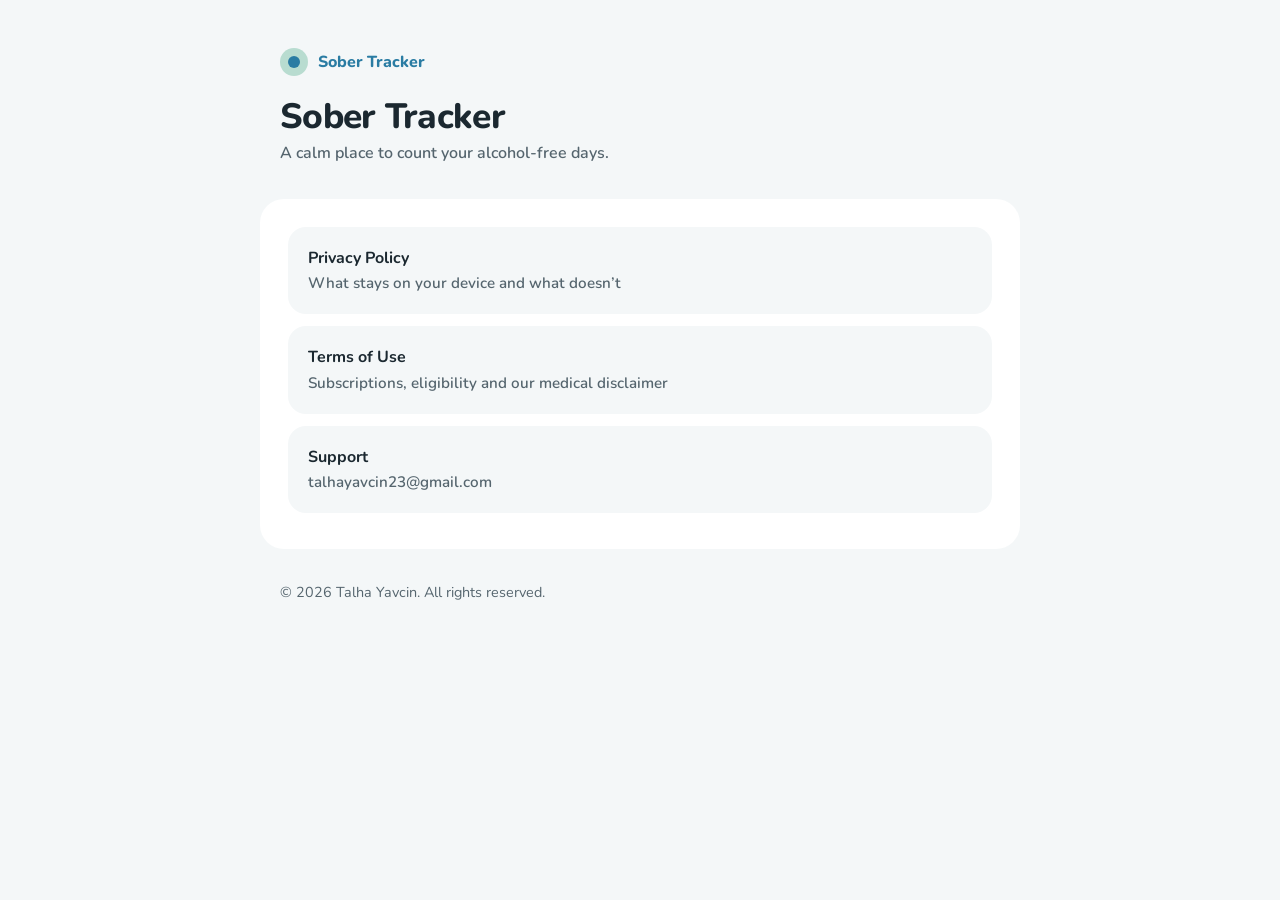
<file: docs/index.html>
<!DOCTYPE html>
<html lang="en">
<head>
  <meta charset="UTF-8">
  <meta name="viewport" content="width=device-width, initial-scale=1">
  <title>Sober Tracker</title>
  <link rel="preconnect" href="https://fonts.googleapis.com">
  <link rel="preconnect" href="https://fonts.gstatic.com" crossorigin>
  <link href="https://fonts.googleapis.com/css2?family=Nunito:wght@400;600;700;800&display=swap" rel="stylesheet">
  <link rel="stylesheet" href="style.css">
</head>
<body>
  <header>
    <a class="brand" href="./"><span class="brand-mark"></span>Sober Tracker</a>
    <h1>Sober Tracker</h1>
    <p class="updated">A calm place to count your alcohol-free days.</p>
  </header>

  <main>
    <div class="links">
      <a href="privacy.html">Privacy Policy<span>What stays on your device and what doesn’t</span></a>
      <a href="terms.html">Terms of Use<span>Subscriptions, eligibility and our medical disclaimer</span></a>
      <a href="mailto:talhayavcin23@gmail.com">Support<span>talhayavcin23@gmail.com</span></a>
    </div>
  </main>

  <footer>
    &copy; 2026 Talha Yavcin. All rights reserved.
  </footer>
</body>
</html>
</file>
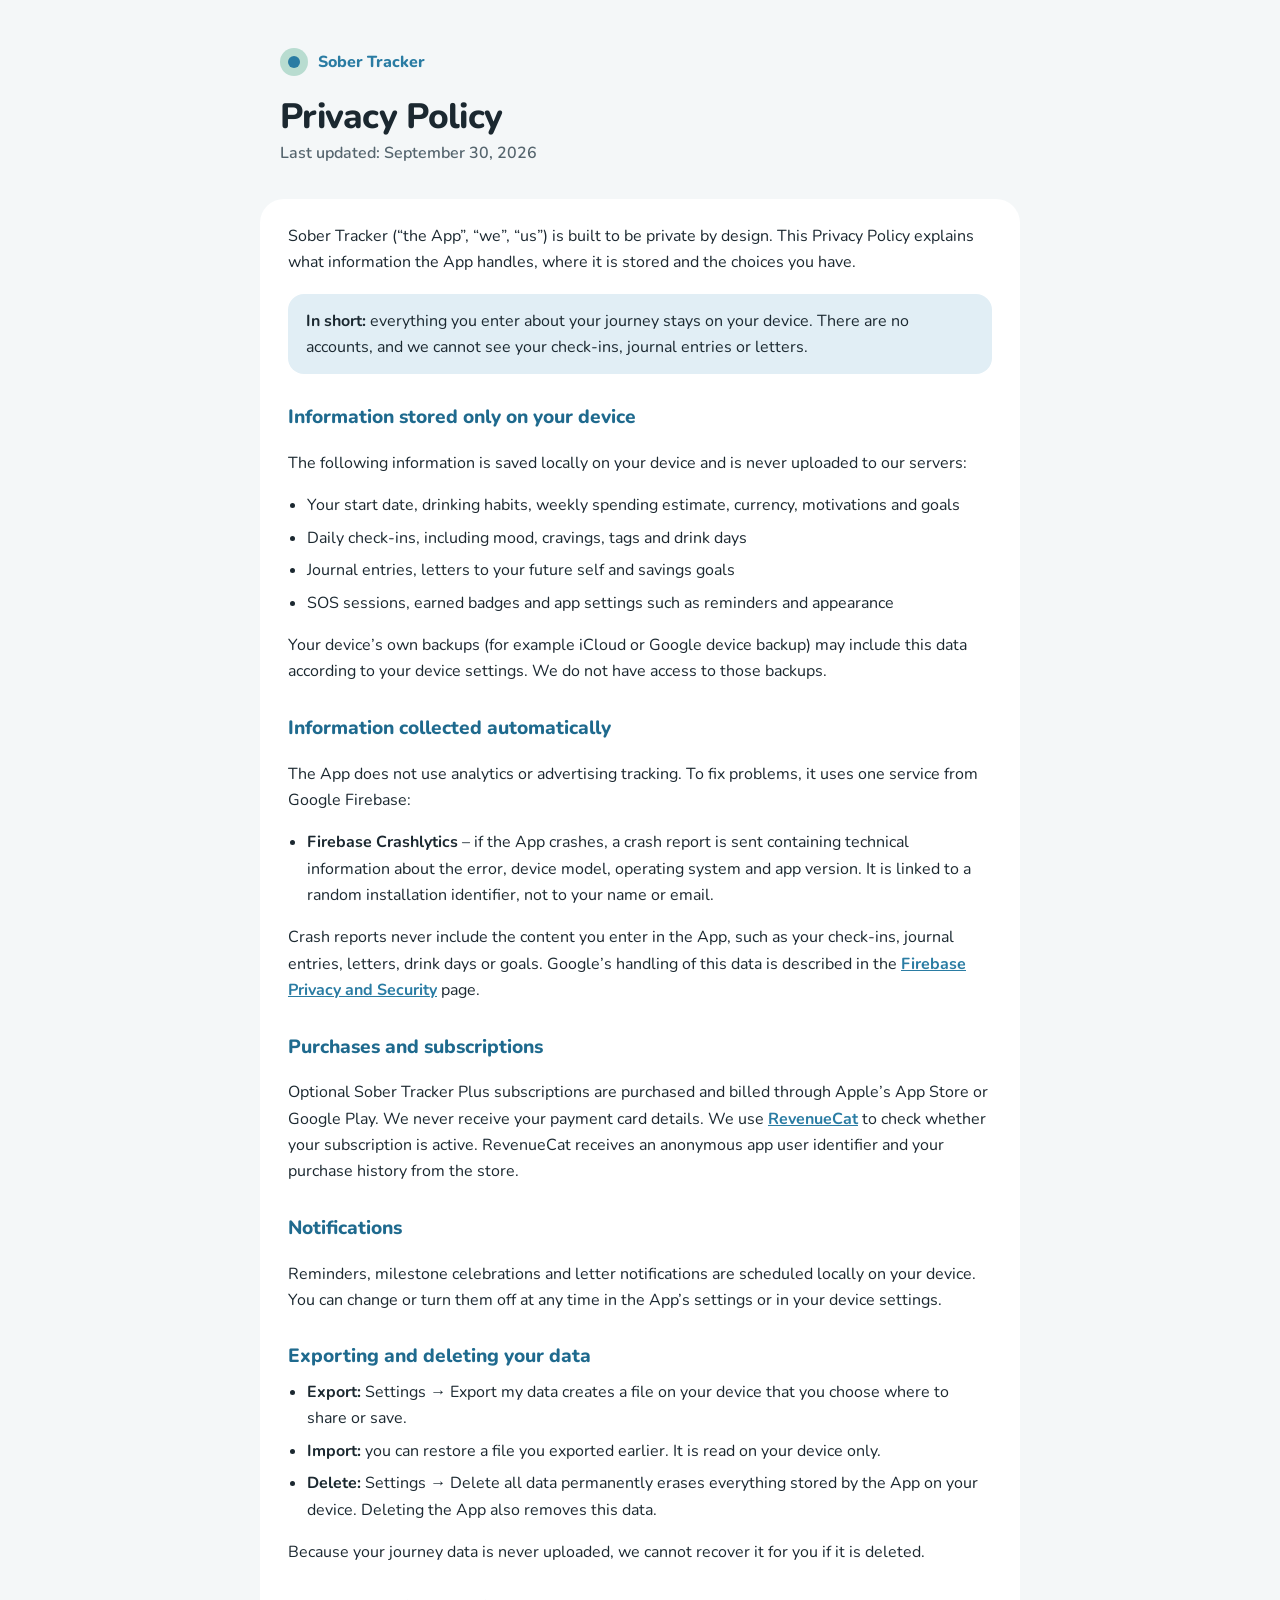
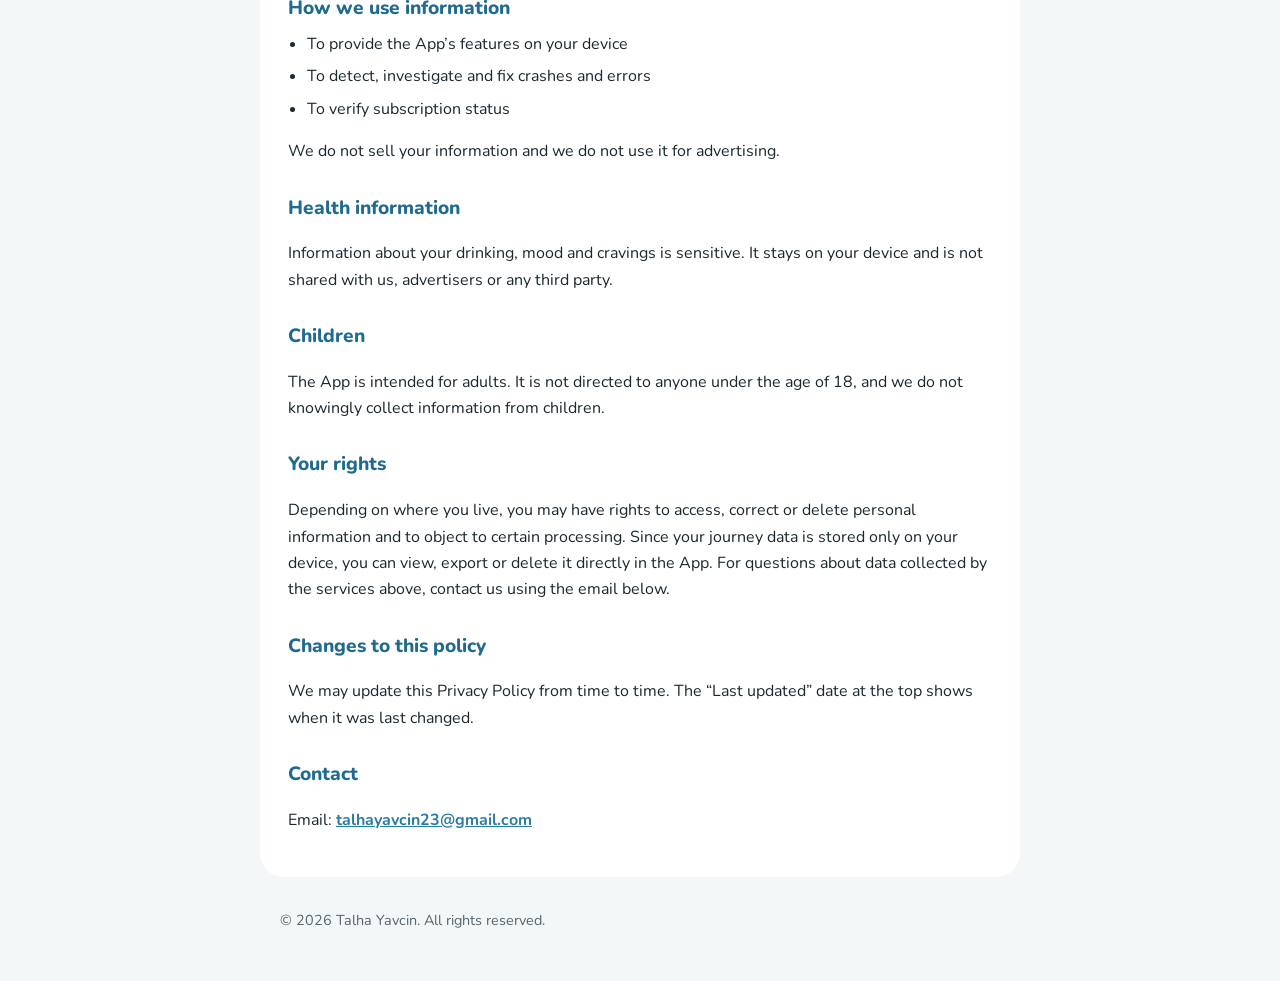
<file: docs/privacy.html>
<!DOCTYPE html>
<html lang="en">
<head>
  <meta charset="UTF-8">
  <meta name="viewport" content="width=device-width, initial-scale=1">
  <title>Sober Tracker - Privacy Policy</title>
  <link rel="preconnect" href="https://fonts.googleapis.com">
  <link rel="preconnect" href="https://fonts.gstatic.com" crossorigin>
  <link href="https://fonts.googleapis.com/css2?family=Nunito:wght@400;600;700;800&display=swap" rel="stylesheet">
  <link rel="stylesheet" href="style.css">
</head>
<body>
  <header>
    <a class="brand" href="./"><span class="brand-mark"></span>Sober Tracker</a>
    <h1>Privacy Policy</h1>
    <p class="updated">Last updated: September 30, 2026</p>
  </header>

  <main>
    <p>Sober Tracker (“the App”, “we”, “us”) is built to be private by design. This Privacy Policy explains what information the App handles, where it is stored and the choices you have.</p>

    <div class="note">
      <strong>In short:</strong> everything you enter about your journey stays on your device. There are no accounts, and we cannot see your check-ins, journal entries or letters.
    </div>

    <h2>Information stored only on your device</h2>
    <p>The following information is saved locally on your device and is never uploaded to our servers:</p>
    <ul>
      <li>Your start date, drinking habits, weekly spending estimate, currency, motivations and goals</li>
      <li>Daily check-ins, including mood, cravings, tags and drink days</li>
      <li>Journal entries, letters to your future self and savings goals</li>
      <li>SOS sessions, earned badges and app settings such as reminders and appearance</li>
    </ul>
    <p>Your device’s own backups (for example iCloud or Google device backup) may include this data according to your device settings. We do not have access to those backups.</p>

    <h2>Information collected automatically</h2>
    <p>The App does not use analytics or advertising tracking. To fix problems, it uses one service from Google Firebase:</p>
    <ul>
      <li><strong>Firebase Crashlytics</strong> – if the App crashes, a crash report is sent containing technical information about the error, device model, operating system and app version. It is linked to a random installation identifier, not to your name or email.</li>
    </ul>
    <p>Crash reports never include the content you enter in the App, such as your check-ins, journal entries, letters, drink days or goals. Google’s handling of this data is described in the <a href="https://firebase.google.com/support/privacy" target="_blank" rel="noopener">Firebase Privacy and Security</a> page.</p>

    <h2>Purchases and subscriptions</h2>
    <p>Optional Sober Tracker Plus subscriptions are purchased and billed through Apple’s App Store or Google Play. We never receive your payment card details. We use <a href="https://www.revenuecat.com/privacy" target="_blank" rel="noopener">RevenueCat</a> to check whether your subscription is active. RevenueCat receives an anonymous app user identifier and your purchase history from the store.</p>

    <h2>Notifications</h2>
    <p>Reminders, milestone celebrations and letter notifications are scheduled locally on your device. You can change or turn them off at any time in the App’s settings or in your device settings.</p>

    <h2>Exporting and deleting your data</h2>
    <ul>
      <li><strong>Export:</strong> Settings → Export my data creates a file on your device that you choose where to share or save.</li>
      <li><strong>Import:</strong> you can restore a file you exported earlier. It is read on your device only.</li>
      <li><strong>Delete:</strong> Settings → Delete all data permanently erases everything stored by the App on your device. Deleting the App also removes this data.</li>
    </ul>
    <p>Because your journey data is never uploaded, we cannot recover it for you if it is deleted.</p>

    <h2>How we use information</h2>
    <ul>
      <li>To provide the App’s features on your device</li>
      <li>To detect, investigate and fix crashes and errors</li>
      <li>To verify subscription status</li>
    </ul>
    <p>We do not sell your information and we do not use it for advertising.</p>

    <h2>Health information</h2>
    <p>Information about your drinking, mood and cravings is sensitive. It stays on your device and is not shared with us, advertisers or any third party.</p>

    <h2>Children</h2>
    <p>The App is intended for adults. It is not directed to anyone under the age of 18, and we do not knowingly collect information from children.</p>

    <h2>Your rights</h2>
    <p>Depending on where you live, you may have rights to access, correct or delete personal information and to object to certain processing. Since your journey data is stored only on your device, you can view, export or delete it directly in the App. For questions about data collected by the services above, contact us using the email below.</p>

    <h2>Changes to this policy</h2>
    <p>We may update this Privacy Policy from time to time. The “Last updated” date at the top shows when it was last changed.</p>

    <h2>Contact</h2>
    <p>Email: <a href="mailto:talhayavcin23@gmail.com">talhayavcin23@gmail.com</a></p>
  </main>

  <footer>
    &copy; 2026 Talha Yavcin. All rights reserved.
  </footer>
</body>
</html>
</file>
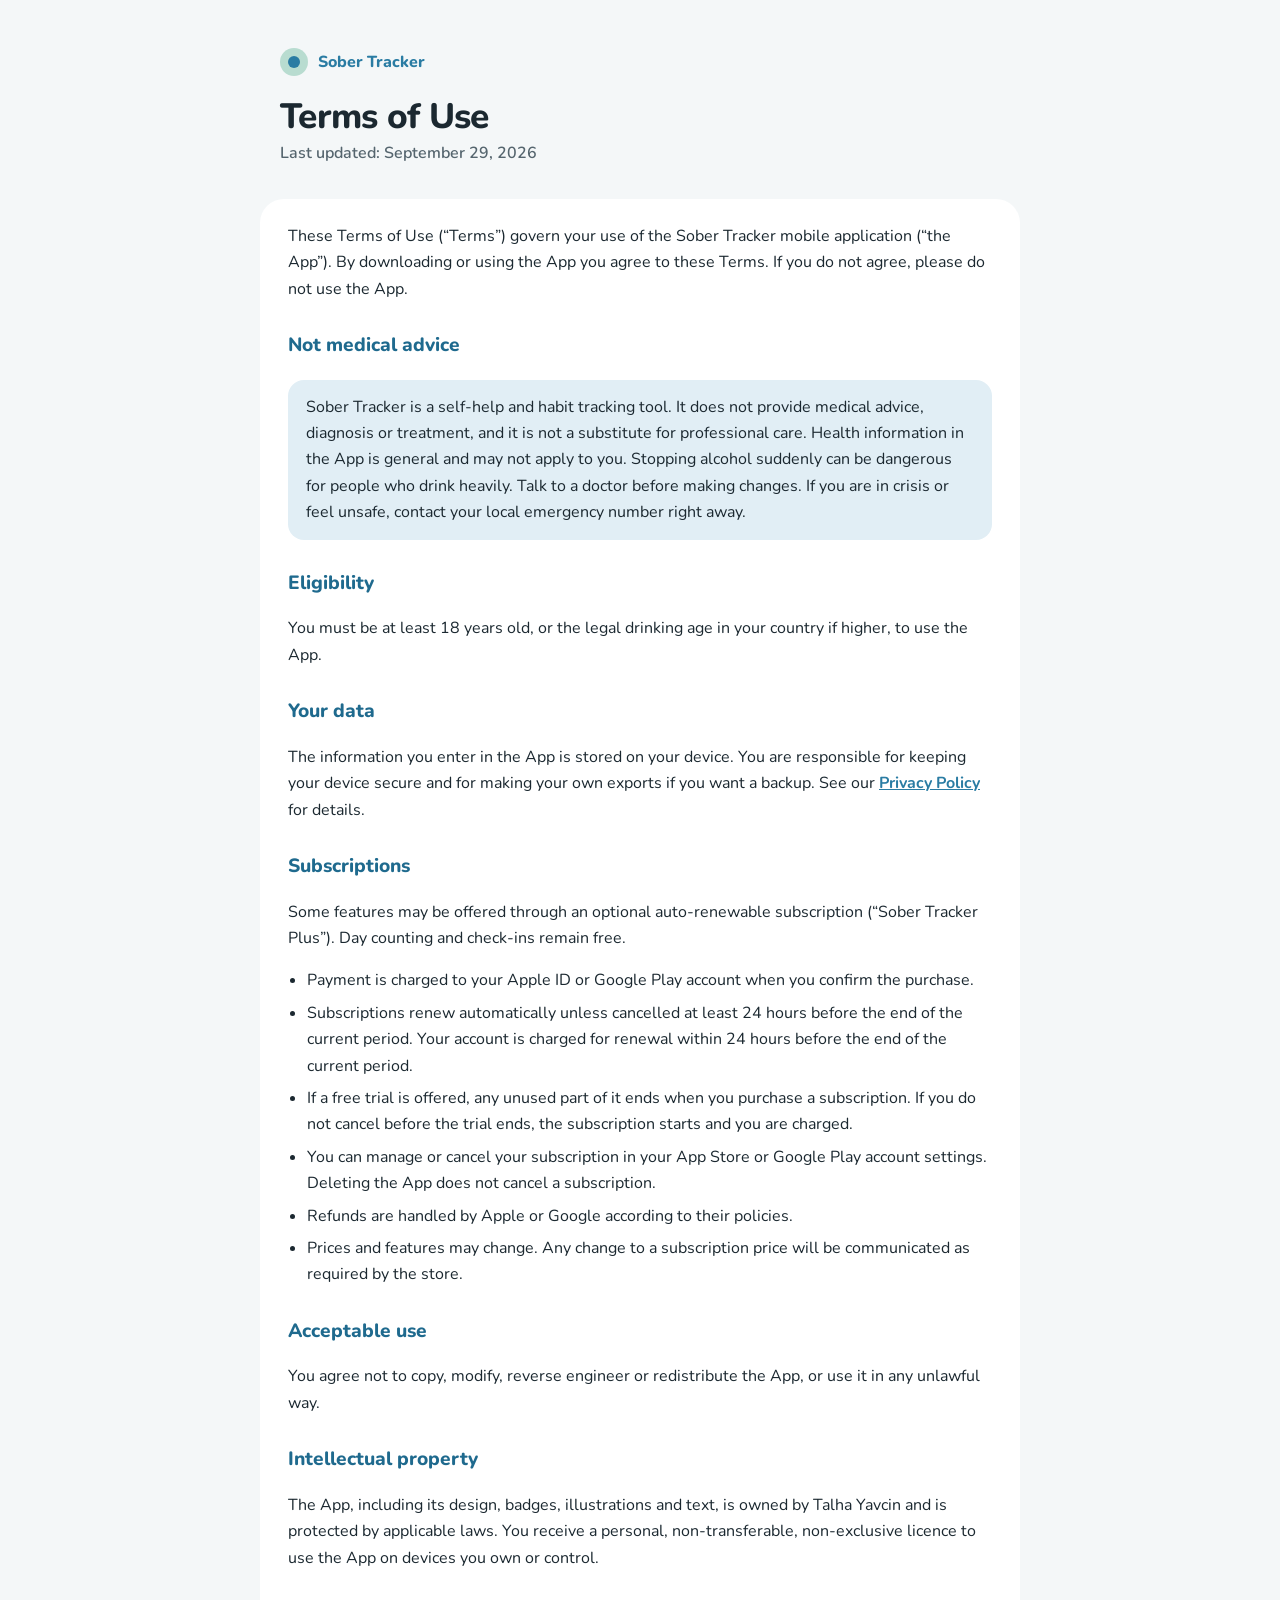
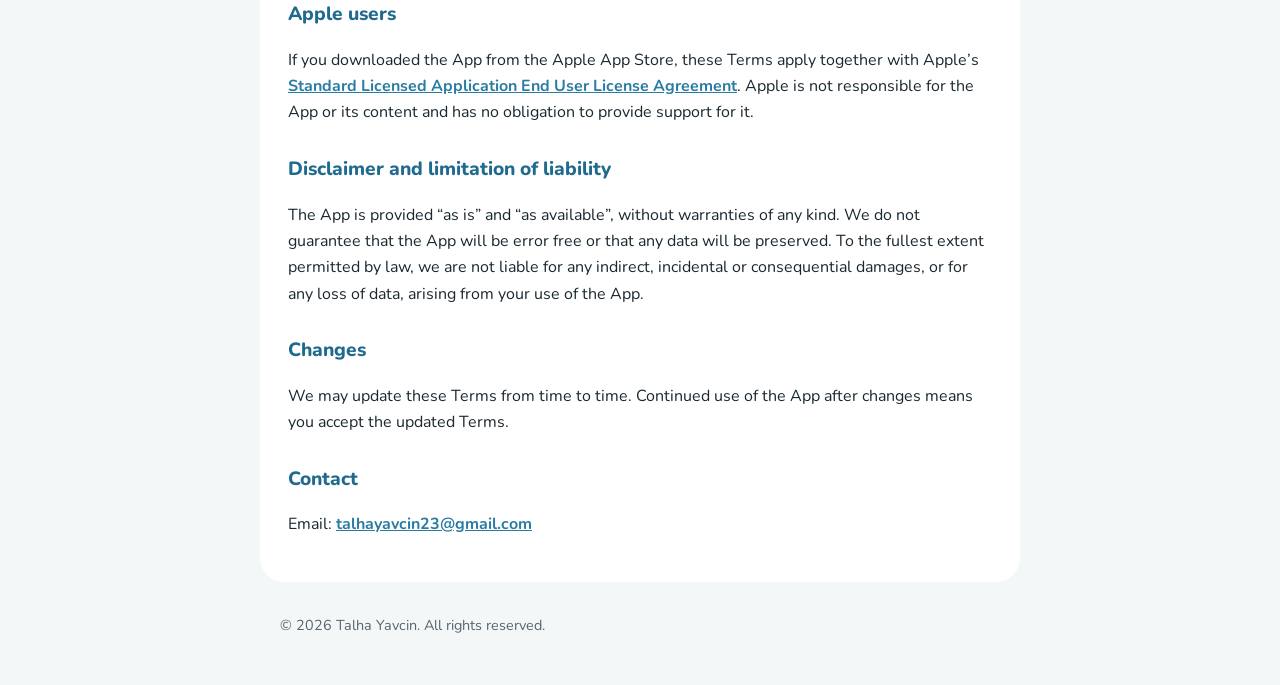
<file: docs/terms.html>
<!DOCTYPE html>
<html lang="en">
<head>
  <meta charset="UTF-8">
  <meta name="viewport" content="width=device-width, initial-scale=1">
  <title>Sober Tracker - Terms of Use</title>
  <link rel="preconnect" href="https://fonts.googleapis.com">
  <link rel="preconnect" href="https://fonts.gstatic.com" crossorigin>
  <link href="https://fonts.googleapis.com/css2?family=Nunito:wght@400;600;700;800&display=swap" rel="stylesheet">
  <link rel="stylesheet" href="style.css">
</head>
<body>
  <header>
    <a class="brand" href="./"><span class="brand-mark"></span>Sober Tracker</a>
    <h1>Terms of Use</h1>
    <p class="updated">Last updated: September 29, 2026</p>
  </header>

  <main>
    <p>These Terms of Use (“Terms”) govern your use of the Sober Tracker mobile application (“the App”). By downloading or using the App you agree to these Terms. If you do not agree, please do not use the App.</p>

    <h2>Not medical advice</h2>
    <div class="note">
      Sober Tracker is a self-help and habit tracking tool. It does not provide medical advice, diagnosis or treatment, and it is not a substitute for professional care. Health information in the App is general and may not apply to you.
      Stopping alcohol suddenly can be dangerous for people who drink heavily. Talk to a doctor before making changes. If you are in crisis or feel unsafe, contact your local emergency number right away.
    </div>

    <h2>Eligibility</h2>
    <p>You must be at least 18 years old, or the legal drinking age in your country if higher, to use the App.</p>

    <h2>Your data</h2>
    <p>The information you enter in the App is stored on your device. You are responsible for keeping your device secure and for making your own exports if you want a backup. See our <a href="privacy.html">Privacy Policy</a> for details.</p>

    <h2>Subscriptions</h2>
    <p>Some features may be offered through an optional auto-renewable subscription (“Sober Tracker Plus”). Day counting and check-ins remain free.</p>
    <ul>
      <li>Payment is charged to your Apple ID or Google Play account when you confirm the purchase.</li>
      <li>Subscriptions renew automatically unless cancelled at least 24 hours before the end of the current period. Your account is charged for renewal within 24 hours before the end of the current period.</li>
      <li>If a free trial is offered, any unused part of it ends when you purchase a subscription. If you do not cancel before the trial ends, the subscription starts and you are charged.</li>
      <li>You can manage or cancel your subscription in your App Store or Google Play account settings. Deleting the App does not cancel a subscription.</li>
      <li>Refunds are handled by Apple or Google according to their policies.</li>
      <li>Prices and features may change. Any change to a subscription price will be communicated as required by the store.</li>
    </ul>

    <h2>Acceptable use</h2>
    <p>You agree not to copy, modify, reverse engineer or redistribute the App, or use it in any unlawful way.</p>

    <h2>Intellectual property</h2>
    <p>The App, including its design, badges, illustrations and text, is owned by Talha Yavcin and is protected by applicable laws. You receive a personal, non-transferable, non-exclusive licence to use the App on devices you own or control.</p>

    <h2>Apple users</h2>
    <p>If you downloaded the App from the Apple App Store, these Terms apply together with Apple’s <a href="https://www.apple.com/legal/internet-services/itunes/dev/stdeula/" target="_blank" rel="noopener">Standard Licensed Application End User License Agreement</a>. Apple is not responsible for the App or its content and has no obligation to provide support for it.</p>

    <h2>Disclaimer and limitation of liability</h2>
    <p>The App is provided “as is” and “as available”, without warranties of any kind. We do not guarantee that the App will be error free or that any data will be preserved. To the fullest extent permitted by law, we are not liable for any indirect, incidental or consequential damages, or for any loss of data, arising from your use of the App.</p>

    <h2>Changes</h2>
    <p>We may update these Terms from time to time. Continued use of the App after changes means you accept the updated Terms.</p>

    <h2>Contact</h2>
    <p>Email: <a href="mailto:talhayavcin23@gmail.com">talhayavcin23@gmail.com</a></p>
  </main>

  <footer>
    &copy; 2026 Talha Yavcin. All rights reserved.
  </footer>
</body>
</html>
</file>
<file: docs/style.css>
:root {
  --primary: #2A7CA3;
  --primary-dark: #1F6A8E;
  --primary-soft: #E1EEF5;
  --mint: #B8DCD0;
  --text: #1B2830;
  --text-secondary: #55656E;
  --bg: #F4F7F8;
  --card: #FFFFFF;
  --divider: #EDF1F3;
}

@media (prefers-color-scheme: dark) {
  :root {
    --primary: #69AED0;
    --primary-dark: #8FC6E2;
    --primary-soft: #1E3A4A;
    --mint: #8CC5B3;
    --text: #E6EDF0;
    --text-secondary: #9DADB5;
    --bg: #10181D;
    --card: #1A262D;
    --divider: #24363F;
  }
}

* { box-sizing: border-box; }

body {
  margin: 0;
  font-family: "Nunito", -apple-system, BlinkMacSystemFont, "Segoe UI", Roboto, Helvetica, Arial, sans-serif;
  line-height: 1.65;
  background: var(--bg);
  color: var(--text);
  -webkit-font-smoothing: antialiased;
}

header {
  max-width: 760px;
  margin: 0 auto;
  padding: 48px 20px 8px;
}

.brand {
  display: flex;
  align-items: center;
  gap: 10px;
  font-weight: 800;
  color: var(--primary);
  text-decoration: none;
}

.brand-mark {
  width: 28px;
  height: 28px;
  border-radius: 50%;
  background: var(--mint);
  display: flex;
  align-items: center;
  justify-content: center;
}

.brand-mark::after {
  content: "";
  width: 12px;
  height: 12px;
  border-radius: 50%;
  background: var(--primary);
}

h1 {
  margin: 20px 0 4px;
  font-size: 2.2rem;
  font-weight: 800;
  letter-spacing: -0.02em;
  line-height: 1.15;
}

.updated {
  margin: 0;
  color: var(--text-secondary);
  font-weight: 600;
}

main {
  max-width: 760px;
  margin: 24px auto;
  padding: 8px 28px 28px;
  background: var(--card);
  border-radius: 24px;
}

h2 {
  margin: 28px 0 6px;
  font-size: 1.2rem;
  font-weight: 800;
  color: var(--primary-dark);
}

p, li { font-size: 1rem; }

ul { margin: 6px 0 12px; padding-left: 1.2rem; }

li { margin-bottom: 6px; }

a { color: var(--primary); font-weight: 700; }

.note {
  background: var(--primary-soft);
  border-radius: 16px;
  padding: 14px 18px;
  margin: 18px 0;
}

.links {
  display: grid;
  gap: 12px;
  margin: 20px 0 8px;
}

.links a {
  display: block;
  padding: 18px 20px;
  border-radius: 18px;
  background: var(--bg);
  text-decoration: none;
  color: var(--text);
}

.links a span {
  display: block;
  font-weight: 600;
  color: var(--text-secondary);
  font-size: 0.95rem;
}

footer {
  max-width: 760px;
  margin: 0 auto;
  padding: 8px 20px 48px;
  color: var(--text-secondary);
  font-size: 0.9rem;
}
</file>
